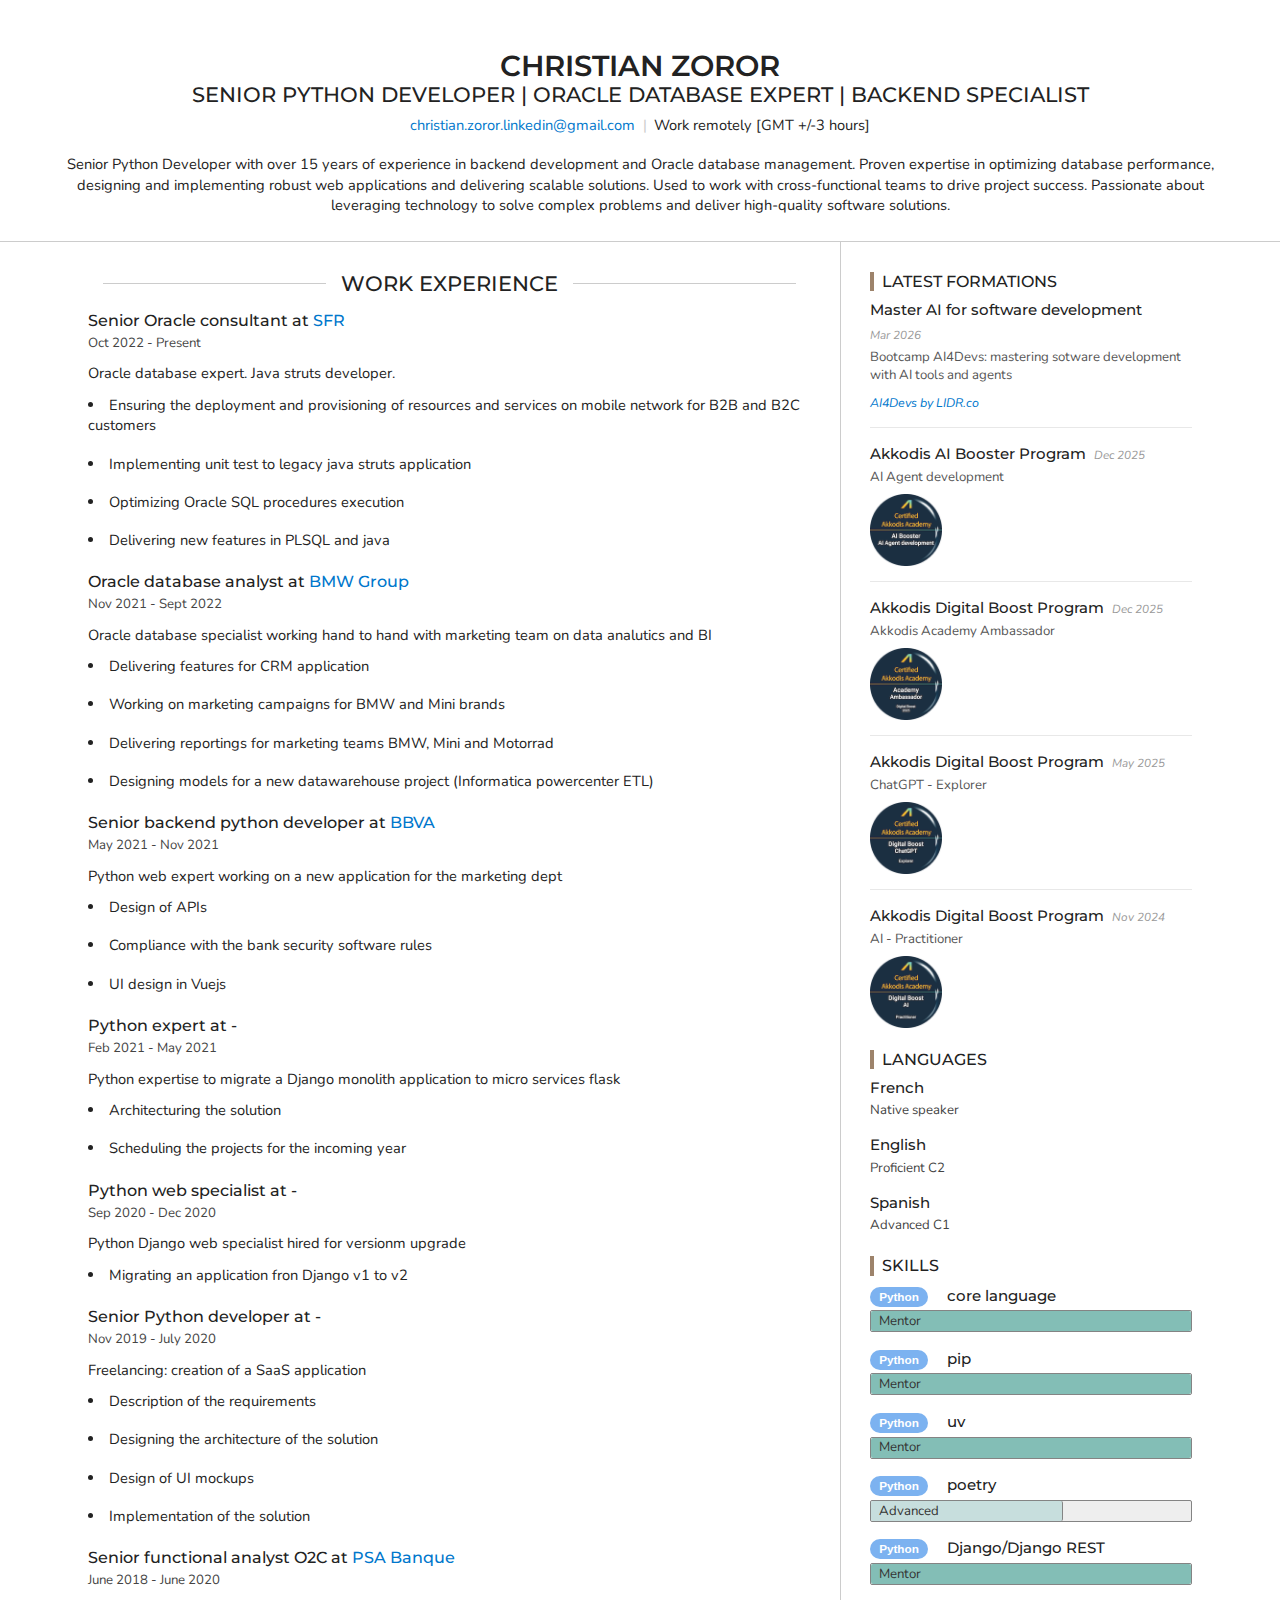
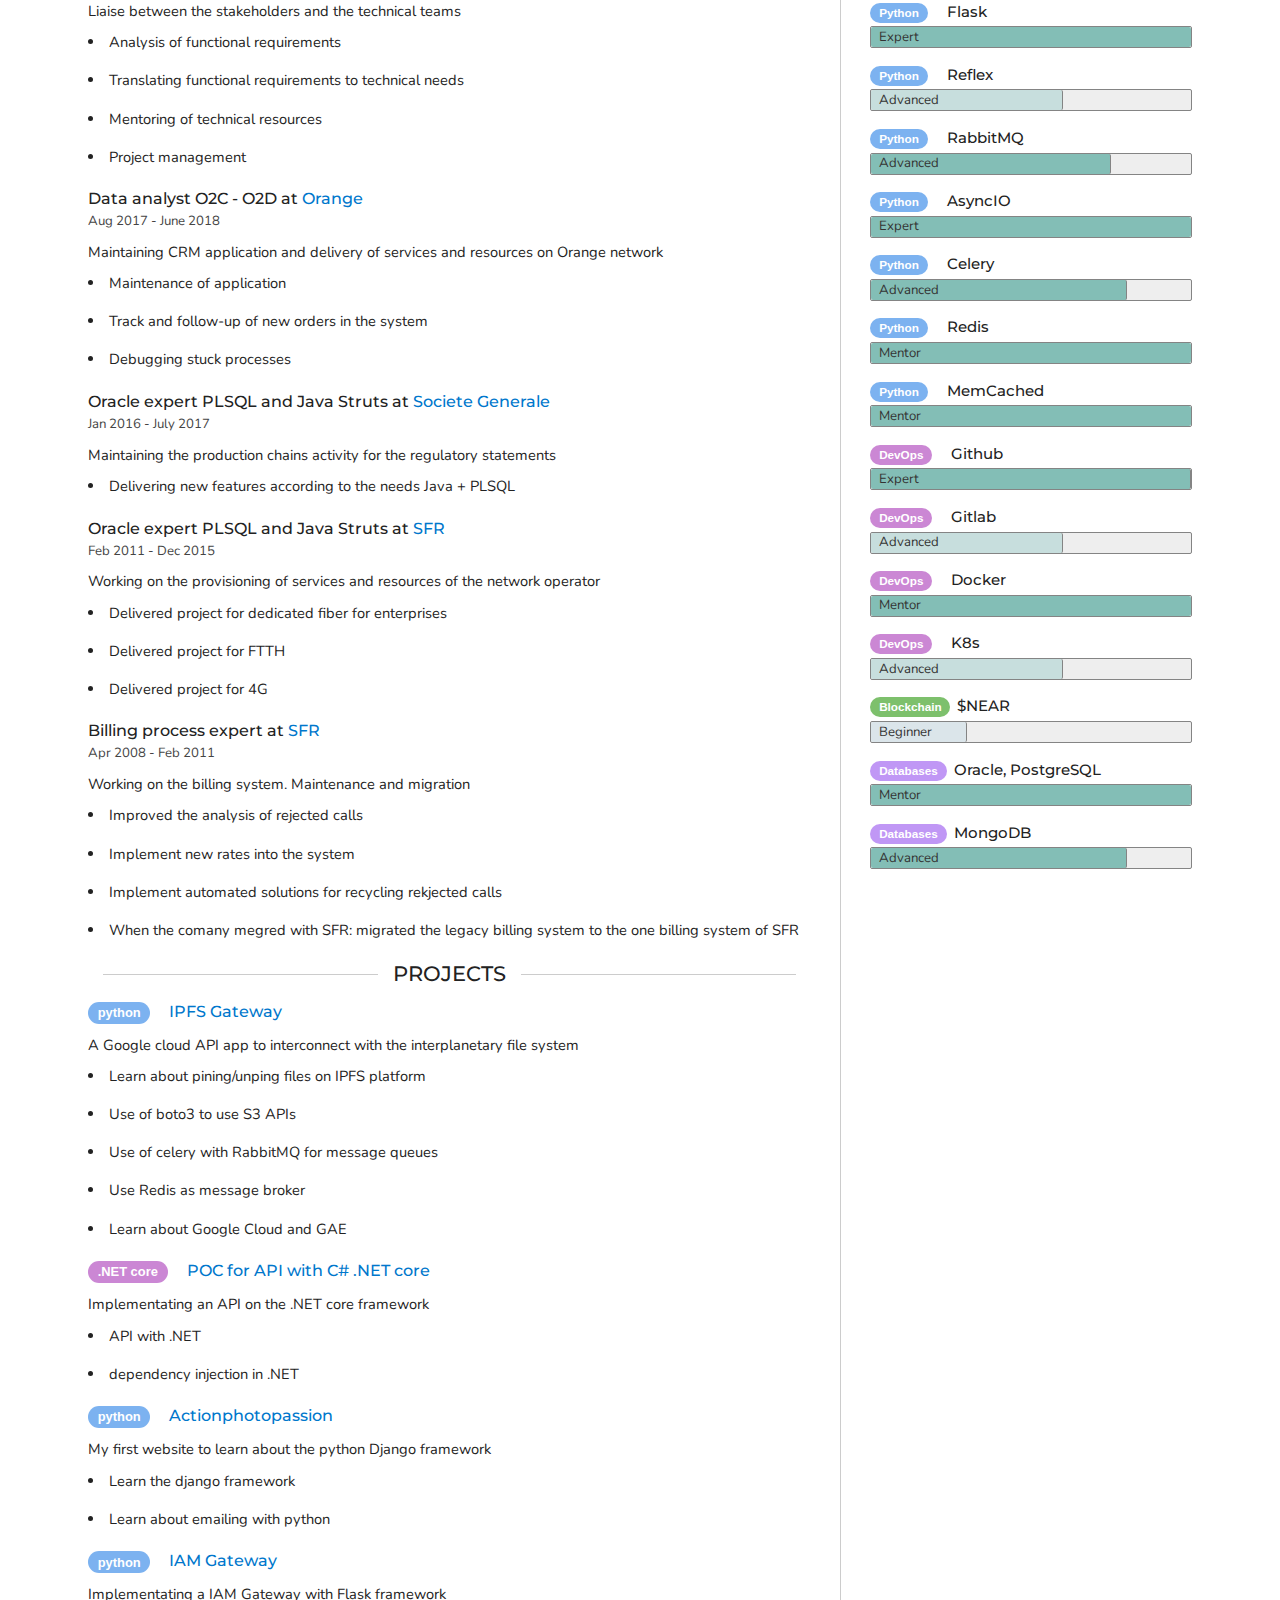
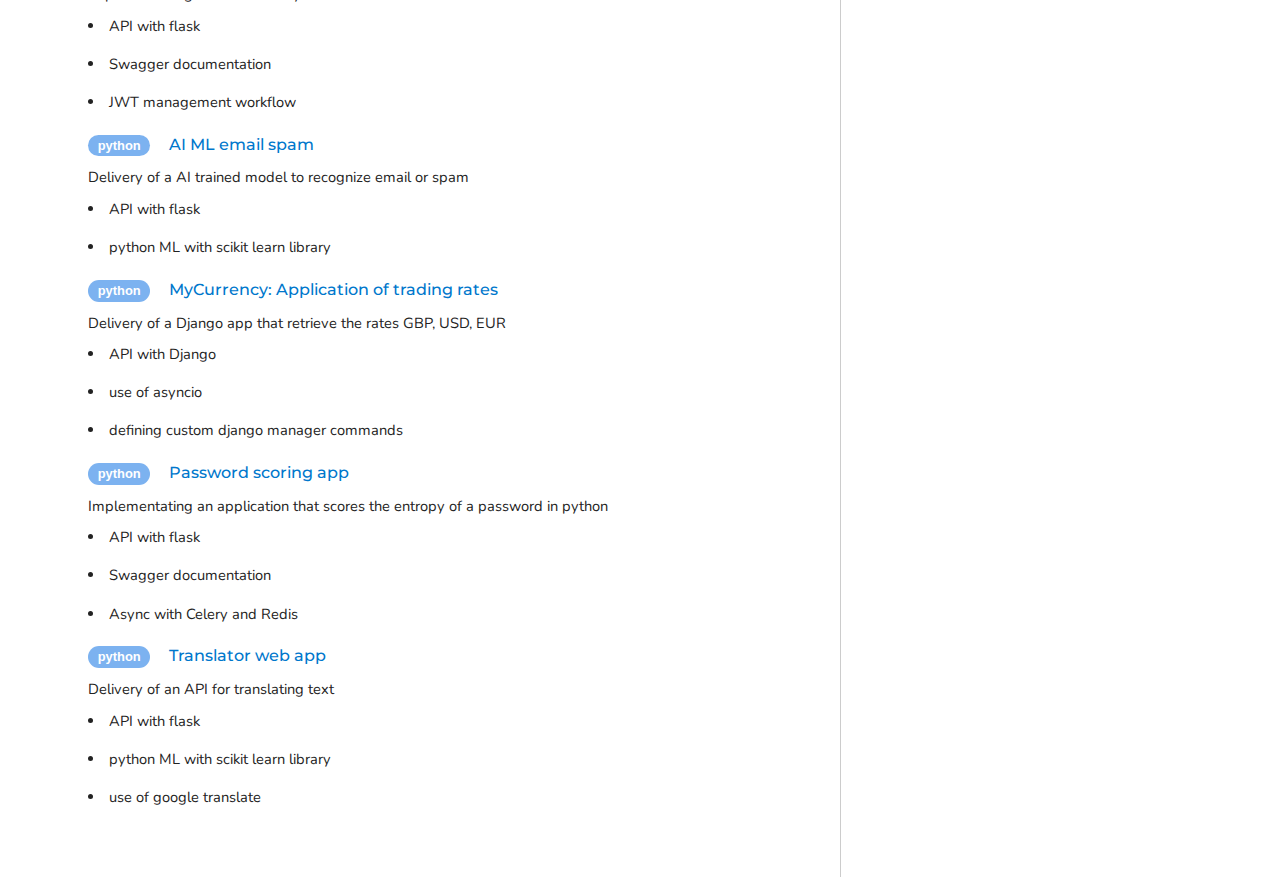
<file: resume.html>
<!DOCTYPE html>
<html lang="en">
  <head>
    <meta charset="utf-8">
    <meta name="viewport" content="width=device-width, initial-scale=1">

    <!-- Site Info -->
    <title>Christian Zoror - Resume</title>
    <meta name="description" content="Christian Zoror - Graduated as a software developer in the early 2000. Specialized into database and backend software development fields. Passionate of photography.">
    <meta name="author" content="Christian Zoror">

    <!-- Open Graph Tags: The title of the page for social media sharing. It can match the title tag or be more descriptive. -->
    <meta property="og:title" content="Christian Zoror">

    <!-- Open Graph Tags: Typically set to "website" for static sites or "article" for content-heavy pages. -->
    <meta property="og:type" content="website">

    <!-- Open Graph Tags: The URL of the page, used to ensure link previews resolve to the correct page. -->
    <meta property="og:url" content="https://christian-zoror.com/resume.html">

    <!-- Open Graph Tags: URL of an image that represents the page. Useful for link previews. -->
    <meta property="og:image" content="https://christian-zoror.com/portfolio_media/profile.png">

    <!-- Open Graph Tags: Provides an alternative text for the image to improve accessibility. -->
    <meta property="og:image:alt" content="Christian Zoror Profile Image">

    <!-- Preconnect for Google Fonts -->
    <link rel="preconnect" href="https://fonts.googleapis.com">
    <link rel="preconnect" href="https://fonts.gstatic.com" crossorigin>

    <!-- Custom Font -->
    <link href="https://fonts.googleapis.com/css2?family=Montserrat:ital,wght@0,100..900;1,100..900&family=Nunito:ital,wght@0,200..1000;1,200..1000&display=swap"
          rel="stylesheet">

    <!-- Stylesheet -->
    <link rel="stylesheet" href="css/modern_normalize.css" />
    <link rel="stylesheet" href="css/html5bp.css">
    <link rel="stylesheet" href="css/main.css">
    <link rel="stylesheet" href="css/resume.css">

    <!-- Set a theme color that matches your website's primary color -->
    <meta name="theme-color" content="#fafafa">

    <!-- Favicon for all browsers -->
    <link rel="icon" href="/favicon.ico" sizes="any">
    <link rel="icon" href="/icon.svg" type="image/svg+xml">

    <!-- Apple touch icon for iOS devices -->
    <link rel="apple-touch-icon" sizes="180x180" href="/icon.png">

    <!-- Web app manifest for Progressive Web Apps -->
    <link rel="manifest" href="/site.webmanifest">

    <!-- Content Security Policy: Uncomment to enhance security by restricting where content can be loaded from (useful for preventing certain attacks like XSS). Update if adding external sources (e.g., Google Fonts, Bootstrap CDN, analytics, etc). -->
    <!-- <meta http-equiv="Content-Security-Policy" content=" default-src 'self'; script-src 'self' code.jquery.com; style-src 'self' fonts.googleapis.com; font-src fonts.gstatic.com; img-src 'self' images.examplecdn.com; "> -->
  </head>

  <body>
    <header class="page-header">
      <div class="container">
        <div class="header-top flex-responsive">
          <div class="header-info">
            <h1>Christian Zoror</h1>
            <h2>Senior Python Developer | Oracle Database Expert | Backend Specialist</h2>
            
              <address>
                <ul class="inline-list flex-responsive">
                  
                    <li>
                      <a href="mailto:christian.zoror.linkedin@gmail.com">christian.zoror.linkedin@gmail.com</a>
                    </li>
                  
                  
                  <li>Work remotely [GMT +/-3 hours]</li>
                </ul>
              </address>
            
            <p class="header-summary">Senior Python Developer with over 15 years of experience in backend development and Oracle database management. Proven expertise in optimizing database performance, designing and implementing robust web applications and delivering scalable solutions. Used to work with cross-functional teams to drive project success. Passionate about leveraging technology to solve complex problems and deliver high-quality software solutions.</p>
          </div>
        </div>
      </div>
    </header>

    <div class="page-content">
      <div class="container">
        <main>
          
            <section>
              <h2 class="section-heading">Work Experience</h2>
              
                <section>
                  <h3>
                    
                      Senior Oracle consultant at <a href="https://www.sfr.fr/">SFR</a>
                    
                  </h3>
                  
                    <p class="section-label">Oct 2022 - Present</p>
                  
                  <p>Oracle database expert. Java struts developer.</p>
                  
                    <ul>
                      <li>Ensuring the deployment and provisioning of resources and services on mobile network for B2B and B2C customers</li><li>Implementing unit test to legacy java struts application</li><li>Optimizing Oracle SQL procedures execution</li><li>Delivering new features in PLSQL and java</li>
                    </ul>
                  
                </section>
              
                <section>
                  <h3>
                    
                      Oracle database analyst at <a href="https://bmw.es">BMW Group</a>
                    
                  </h3>
                  
                    <p class="section-label">Nov 2021 - Sept 2022</p>
                  
                  <p>Oracle database specialist working hand to hand with marketing team on data analutics and BI</p>
                  
                    <ul>
                      <li>Delivering features for CRM application</li><li>Working on marketing campaigns for BMW and Mini brands</li><li>Delivering reportings for marketing teams BMW, Mini and Motorrad</li><li>Designing models for a new datawarehouse project (Informatica powercenter ETL)</li>
                    </ul>
                  
                </section>
              
                <section>
                  <h3>
                    
                      Senior backend python developer at <a href="https://bva.es">BBVA</a>
                    
                  </h3>
                  
                    <p class="section-label">May 2021 - Nov 2021</p>
                  
                  <p>Python web expert working on a new application for the marketing dept</p>
                  
                    <ul>
                      <li>Design of APIs</li><li>Compliance with the bank security software rules </li><li>UI design in Vuejs</li>
                    </ul>
                  
                </section>
              
                <section>
                  <h3>
                    
                      Python expert at -
                    
                  </h3>
                  
                    <p class="section-label">Feb 2021 - May 2021</p>
                  
                  <p>Python expertise to migrate a Django monolith application to micro services flask</p>
                  
                    <ul>
                      <li>Architecturing the solution</li><li>Scheduling the projects for the incoming year</li>
                    </ul>
                  
                </section>
              
                <section>
                  <h3>
                    
                      Python web specialist at -
                    
                  </h3>
                  
                    <p class="section-label">Sep 2020 - Dec 2020</p>
                  
                  <p>Python Django web specialist hired for versionm upgrade</p>
                  
                    <ul>
                      <li>Migrating an application fron Django v1 to v2</li>
                    </ul>
                  
                </section>
              
                <section>
                  <h3>
                    
                      Senior Python developer at -
                    
                  </h3>
                  
                    <p class="section-label">Nov 2019 - July 2020</p>
                  
                  <p>Freelancing: creation of a SaaS application</p>
                  
                    <ul>
                      <li>Description of the requirements</li><li>Designing the architecture of the solution</li><li>Design of UI mockups</li><li>Implementation of the solution</li>
                    </ul>
                  
                </section>
              
                <section>
                  <h3>
                    
                      Senior functional analyst O2C at <a href="https://www.stellantisfinancialservices.es/bienvenido.html">PSA Banque</a>
                    
                  </h3>
                  
                    <p class="section-label">June 2018 - June 2020</p>
                  
                  <p>Liaise between the stakeholders and the technical teams</p>
                  
                    <ul>
                      <li>Analysis of functional requirements</li><li>Translating functional requirements to technical needs</li><li>Mentoring of technical resources</li><li>Project management</li>
                    </ul>
                  
                </section>
              
                <section>
                  <h3>
                    
                      Data analyst O2C - O2D at <a href="https://orange.fr">Orange</a>
                    
                  </h3>
                  
                    <p class="section-label">Aug 2017 - June 2018</p>
                  
                  <p>Maintaining CRM application and delivery of services and resources on Orange network</p>
                  
                    <ul>
                      <li>Maintenance of application</li><li>Track and follow-up of new orders in the system</li><li>Debugging stuck processes</li>
                    </ul>
                  
                </section>
              
                <section>
                  <h3>
                    
                      Oracle expert PLSQL and Java Struts at <a href="https://www.societegenerale.fr">Societe Generale</a>
                    
                  </h3>
                  
                    <p class="section-label">Jan 2016 - July 2017</p>
                  
                  <p>Maintaining the production chains activity for the regulatory statements</p>
                  
                    <ul>
                      <li>Delivering new features according to the needs Java + PLSQL</li>
                    </ul>
                  
                </section>
              
                <section>
                  <h3>
                    
                      Oracle expert PLSQL and Java Struts at <a href="https://www.sfr.fr/">SFR</a>
                    
                  </h3>
                  
                    <p class="section-label">Feb 2011 - Dec 2015</p>
                  
                  <p>Working on the provisioning of services and resources of the network operator</p>
                  
                    <ul>
                      <li>Delivered project for dedicated fiber for enterprises</li><li>Delivered project for FTTH</li><li>Delivered project for 4G</li>
                    </ul>
                  
                </section>
              
                <section>
                  <h3>
                    
                      Billing process expert at <a href="https://www.sfr.fr/">SFR</a>
                    
                  </h3>
                  
                    <p class="section-label">Apr 2008 - Feb 2011</p>
                  
                  <p>Working on the billing system. Maintenance and migration</p>
                  
                    <ul>
                      <li>Improved the analysis of rejected calls</li><li>Implement new rates into the system</li><li>Implement automated solutions for recycling rekjected calls</li><li>When the comany megred with SFR: migrated the legacy billing system to the one billing system of SFR</li>
                    </ul>
                  
                </section>
              
            </section>
          

          
            <section>
              <h2 class="section-heading">Projects</h2>
              
                <section>
                  <h3>
                    
                      
                      <span class="pill pill-blue">python</span>
                      
                      <a href="https://github.com/mentally-gamez-soft/ipfs-gateway">IPFS Gateway</a>
                    
                  </h3>
                  <p>A Google cloud API app to interconnect with the interplanetary file system</p>
                  
                    <ul>
                      <li>Learn about pining/unping files on IPFS platform</li><li>Use of boto3 to use S3 APIs</li><li>Use of celery with RabbitMQ for message queues</li><li>Use Redis as message broker</li><li>Learn about Google Cloud and GAE</li>
                    </ul>
                  
                </section>
              
                <section>
                  <h3>
                    
                      
                      <span class="pill pill-pink-muted">.NET core</span>
                      
                      <a href="https://github.com/mentally-gamez-soft/POC-dotnet-api">POC for API with C# .NET core</a>
                    
                  </h3>
                  <p>Implementating an API on the .NET core framework</p>
                  
                    <ul>
                      <li>API with .NET</li><li>dependency injection in .NET</li>
                    </ul>
                  
                </section>
              
                <section>
                  <h3>
                    
                      
                      <span class="pill pill-blue">python</span>
                      
                      <a href="https://actionphotopassion.com">Actionphotopassion</a>
                    
                  </h3>
                  <p>My first website to learn about the python Django framework</p>
                  
                    <ul>
                      <li>Learn the django framework</li><li>Learn about emailing with python</li>
                    </ul>
                  
                </section>
              
                <section>
                  <h3>
                    
                      
                      <span class="pill pill-blue">python</span>
                      
                      <a href="https://github.com/mentally-gamez-soft/IAM-gateway">IAM Gateway</a>
                    
                  </h3>
                  <p>Implementating a IAM Gateway with Flask framework</p>
                  
                    <ul>
                      <li>API with flask</li><li>Swagger documentation</li><li>JWT management workflow</li>
                    </ul>
                  
                </section>
              
                <section>
                  <h3>
                    
                      
                      <span class="pill pill-blue">python</span>
                      
                      <a href="https://github.com/mentally-gamez-soft/email-spam-machine-learning">AI ML email spam</a>
                    
                  </h3>
                  <p>Delivery of a AI trained model to recognize email or spam</p>
                  
                    <ul>
                      <li>API with flask</li><li>python ML with scikit learn library</li>
                    </ul>
                  
                </section>
              
                <section>
                  <h3>
                    
                      
                      <span class="pill pill-blue">python</span>
                      
                      <a href="https://github.com/mentally-gamez-soft/MyCurrency">MyCurrency: Application of trading rates</a>
                    
                  </h3>
                  <p>Delivery of a Django app that retrieve the rates GBP, USD, EUR</p>
                  
                    <ul>
                      <li>API with Django</li><li>use of asyncio</li><li>defining custom django manager commands</li>
                    </ul>
                  
                </section>
              
                <section>
                  <h3>
                    
                      
                      <span class="pill pill-blue">python</span>
                      
                      <a href="https://github.com/mentally-gamez-soft/ws-password-validator">Password scoring app</a>
                    
                  </h3>
                  <p>Implementating an application that scores the entropy of a password in python</p>
                  
                    <ul>
                      <li>API with flask</li><li>Swagger documentation</li><li>Async with Celery and Redis</li>
                    </ul>
                  
                </section>
              
                <section>
                  <h3>
                    
                      
                      <span class="pill pill-blue">python</span>
                      
                      <a href="https://github.com/mentally-gamez-soft/ws-translator">Translator web app</a>
                    
                  </h3>
                  <p>Delivery of an API for translating text</p>
                  
                    <ul>
                      <li>API with flask</li><li>python ML with scikit learn library</li><li>use of google translate</li>
                    </ul>
                  
                </section>
              
            </section>
          
        </main>

        <!-- Sidebar Section -->
        <aside>
          
            <section>
              <h2 class="section-heading">Latest Formations</h2>
              <ul class="unstyled-list formation-list">
                
                  <li class="formation-item">
                    <div class="formation-header">
                      <h3 class="formation-title">Master AI for software development</h3>
                      <span class="formation-date">Mar 2026</span>
                    </div>
                    <p class="formation-description">Bootcamp AI4Devs: mastering sotware development with AI tools and agents</p>
                    
                      <a href="https://www.lidr.co/ia-devs/" class="formation-text-link" target="_blank" rel="noopener noreferrer">AI4Devs by LIDR.co</a>
                    
                  </li>
                
                  <li class="formation-item">
                    <div class="formation-header">
                      <h3 class="formation-title">Akkodis AI Booster Program</h3>
                      <span class="formation-date">Dec 2025</span>
                    </div>
                    <p class="formation-description">AI Agent development</p>
                    
                      <a href="https://www.credly.com/badges/35407ee9-4c2c-4e37-8912-867c626a1401/public_url" class="formation-badge-link" target="_blank" rel="noopener noreferrer">
                        <img src="portfolio_media/ai-booster-ai-agent-development.png" alt="Akkodis AI Booster Program" class="formation-badge" />
                      </a>
                    
                  </li>
                
                  <li class="formation-item">
                    <div class="formation-header">
                      <h3 class="formation-title">Akkodis Digital Boost Program</h3>
                      <span class="formation-date">Dec 2025</span>
                    </div>
                    <p class="formation-description">Akkodis Academy Ambassador</p>
                    
                      <a href="https://www.credly.com/badges/30166661-e525-423c-b305-317818fcd2ea/public_url" class="formation-badge-link" target="_blank" rel="noopener noreferrer">
                        <img src="portfolio_media/akkodis-academy-ambassador-digital-boost-2025.png" alt="Akkodis Digital Boost Program" class="formation-badge" />
                      </a>
                    
                  </li>
                
                  <li class="formation-item">
                    <div class="formation-header">
                      <h3 class="formation-title">Akkodis Digital Boost Program</h3>
                      <span class="formation-date">May 2025</span>
                    </div>
                    <p class="formation-description">ChatGPT - Explorer</p>
                    
                      <a href="https://www.credly.com/badges/c1318c80-80f9-4a7f-8582-0358a761a034/public_url" class="formation-badge-link" target="_blank" rel="noopener noreferrer">
                        <img src="portfolio_media/digital-boost-chatgpt-explorer.png" alt="Akkodis Digital Boost Program" class="formation-badge" />
                      </a>
                    
                  </li>
                
                  <li class="formation-item">
                    <div class="formation-header">
                      <h3 class="formation-title">Akkodis Digital Boost Program</h3>
                      <span class="formation-date">Nov 2024</span>
                    </div>
                    <p class="formation-description">AI - Practitioner</p>
                    
                      <a href="https://www.credly.com/badges/c7c4f587-c49e-423f-b73b-f12a476fbfeb/public_url" class="formation-badge-link" target="_blank" rel="noopener noreferrer">
                        <img src="portfolio_media/digital-boost-ai-practitioner.png" alt="Akkodis Digital Boost Program" class="formation-badge" />
                      </a>
                    
                  </li>
                
              </ul>
            </section>
          

          
            <section>
              <h2 class="section-heading">Languages</h2>
              <ul class="unstyled-list">
                
                  <li>
                    <h3>French</h3>
                    <p class="section-label">Native speaker</p>
                  </li>
                
                  <li>
                    <h3>English</h3>
                    <p class="section-label">Proficient C2</p>
                  </li>
                
                  <li>
                    <h3>Spanish</h3>
                    <p class="section-label">Advanced C1</p>
                  </li>
                
              </ul>
            </section>
          

          
            <section>
              <h2 class="section-heading">Skills</h2>
              <ul class="unstyled-list">
                
                  <li>
                    <h3>
                      
                      <span class="pill pill-blue">Python</span>
                      
                      core language</h3>
                    <div class="skill-bar">
                      
                      <div class="skill-bar-fill-full w-100"
                      role="meter"
                           aria-valuenow="100"
                           aria-valuemin="0"
                           aria-valuemax="100">
                      
                        <span class="skill-bar-label">Mentor</span>
                      </div>
                    </div>
                  </li>
                
                  <li>
                    <h3>
                      
                      <span class="pill pill-blue">Python</span>
                      
                      pip</h3>
                    <div class="skill-bar">
                      
                      <div class="skill-bar-fill-full w-100"
                      role="meter"
                           aria-valuenow="100"
                           aria-valuemin="0"
                           aria-valuemax="100">
                      
                        <span class="skill-bar-label">Mentor</span>
                      </div>
                    </div>
                  </li>
                
                  <li>
                    <h3>
                      
                      <span class="pill pill-blue">Python</span>
                      
                      uv</h3>
                    <div class="skill-bar">
                      
                      <div class="skill-bar-fill-full w-100"
                      role="meter"
                           aria-valuenow="100"
                           aria-valuemin="0"
                           aria-valuemax="100">
                      
                        <span class="skill-bar-label">Mentor</span>
                      </div>
                    </div>
                  </li>
                
                  <li>
                    <h3>
                      
                      <span class="pill pill-blue">Python</span>
                      
                      poetry</h3>
                    <div class="skill-bar">
                      
                      <div class="skill-bar-fill-two-thirds w-60"
                      role="meter"
                           aria-valuenow="60"
                           aria-valuemin="0"
                           aria-valuemax="100">
                      
                        <span class="skill-bar-label">Advanced</span>
                      </div>
                    </div>
                  </li>
                
                  <li>
                    <h3>
                      
                      <span class="pill pill-blue">Python</span>
                      
                      Django/Django REST</h3>
                    <div class="skill-bar">
                      
                      <div class="skill-bar-fill-full w-100"
                      role="meter"
                           aria-valuenow="100"
                           aria-valuemin="0"
                           aria-valuemax="100">
                      
                        <span class="skill-bar-label">Mentor</span>
                      </div>
                    </div>
                  </li>
                
                  <li>
                    <h3>
                      
                      <span class="pill pill-blue">Python</span>
                      
                      Flask</h3>
                    <div class="skill-bar">
                      
                      <div class="skill-bar-fill-full w-100"
                      role="meter"
                           aria-valuenow="100"
                           aria-valuemin="0"
                           aria-valuemax="100">
                      
                        <span class="skill-bar-label">Expert</span>
                      </div>
                    </div>
                  </li>
                
                  <li>
                    <h3>
                      
                      <span class="pill pill-blue">Python</span>
                      
                      Reflex</h3>
                    <div class="skill-bar">
                      
                      <div class="skill-bar-fill-two-thirds w-60"
                      role="meter"
                           aria-valuenow="60"
                           aria-valuemin="0"
                           aria-valuemax="100">
                      
                        <span class="skill-bar-label">Advanced</span>
                      </div>
                    </div>
                  </li>
                
                  <li>
                    <h3>
                      
                      <span class="pill pill-blue">Python</span>
                      
                      RabbitMQ</h3>
                    <div class="skill-bar">
                      
                      <div class="skill-bar-fill-full w-75"
                      role="meter"
                           aria-valuenow="75"
                           aria-valuemin="0"
                           aria-valuemax="100">
                      
                        <span class="skill-bar-label">Advanced</span>
                      </div>
                    </div>
                  </li>
                
                  <li>
                    <h3>
                      
                      <span class="pill pill-blue">Python</span>
                      
                      AsyncIO</h3>
                    <div class="skill-bar">
                      
                      <div class="skill-bar-fill-full w-100"
                      role="meter"
                           aria-valuenow="100"
                           aria-valuemin="0"
                           aria-valuemax="100">
                      
                        <span class="skill-bar-label">Expert</span>
                      </div>
                    </div>
                  </li>
                
                  <li>
                    <h3>
                      
                      <span class="pill pill-blue">Python</span>
                      
                      Celery</h3>
                    <div class="skill-bar">
                      
                      <div class="skill-bar-fill-full w-80"
                      role="meter"
                           aria-valuenow="80"
                           aria-valuemin="0"
                           aria-valuemax="100">
                      
                        <span class="skill-bar-label">Advanced</span>
                      </div>
                    </div>
                  </li>
                
                  <li>
                    <h3>
                      
                      <span class="pill pill-blue">Python</span>
                      
                      Redis</h3>
                    <div class="skill-bar">
                      
                      <div class="skill-bar-fill-full w-100"
                      role="meter"
                           aria-valuenow="100"
                           aria-valuemin="0"
                           aria-valuemax="100">
                      
                        <span class="skill-bar-label">Mentor</span>
                      </div>
                    </div>
                  </li>
                
                  <li>
                    <h3>
                      
                      <span class="pill pill-blue">Python</span>
                      
                      MemCached</h3>
                    <div class="skill-bar">
                      
                      <div class="skill-bar-fill-full w-100"
                      role="meter"
                           aria-valuenow="100"
                           aria-valuemin="0"
                           aria-valuemax="100">
                      
                        <span class="skill-bar-label">Mentor</span>
                      </div>
                    </div>
                  </li>
                
                  <li>
                    <h3>
                      
                      <span class="pill pill-pink-muted">DevOps</span>
                      
                      Github</h3>
                    <div class="skill-bar">
                      
                      <div class="skill-bar-fill-full w-85"
                      role="meter"
                           aria-valuenow="85"
                           aria-valuemin="0"
                           aria-valuemax="100">
                      
                        <span class="skill-bar-label">Expert</span>
                      </div>
                    </div>
                  </li>
                
                  <li>
                    <h3>
                      
                      <span class="pill pill-pink-muted">DevOps</span>
                      
                      Gitlab</h3>
                    <div class="skill-bar">
                      
                      <div class="skill-bar-fill-two-thirds w-60"
                      role="meter"
                           aria-valuenow="60"
                           aria-valuemin="0"
                           aria-valuemax="100">
                      
                        <span class="skill-bar-label">Advanced</span>
                      </div>
                    </div>
                  </li>
                
                  <li>
                    <h3>
                      
                      <span class="pill pill-pink-muted">DevOps</span>
                      
                      Docker</h3>
                    <div class="skill-bar">
                      
                      <div class="skill-bar-fill-full w-100"
                      role="meter"
                           aria-valuenow="100"
                           aria-valuemin="0"
                           aria-valuemax="100">
                      
                        <span class="skill-bar-label">Mentor</span>
                      </div>
                    </div>
                  </li>
                
                  <li>
                    <h3>
                      
                      <span class="pill pill-pink-muted">DevOps</span>
                      
                      K8s</h3>
                    <div class="skill-bar">
                      
                      <div class="skill-bar-fill-two-thirds w-60"
                      role="meter"
                           aria-valuenow="60"
                           aria-valuemin="0"
                           aria-valuemax="100">
                      
                        <span class="skill-bar-label">Advanced</span>
                      </div>
                    </div>
                  </li>
                
                  <li>
                    <h3>
                      
                      <span class="pill pill-green">Blockchain</span>
                      
                      $NEAR</h3>
                    <div class="skill-bar">
                      
                      <div class="skill-bar-fill-one-third w-30"
                      role="meter"
                           aria-valuenow="30"
                           aria-valuemin="0"
                           aria-valuemax="100">
                      
                        <span class="skill-bar-label">Beginner</span>
                      </div>
                    </div>
                  </li>
                
                  <li>
                    <h3>
                      
                      <span class="pill pill-purple">Databases</span>
                     
                      Oracle, PostgreSQL</h3>
                    <div class="skill-bar">
                      
                      <div class="skill-bar-fill-full w-100"
                      role="meter"
                           aria-valuenow="100"
                           aria-valuemin="0"
                           aria-valuemax="100">
                      
                        <span class="skill-bar-label">Mentor</span>
                      </div>
                    </div>
                  </li>
                
                  <li>
                    <h3>
                      
                      <span class="pill pill-purple">Databases</span>
                     
                      MongoDB</h3>
                    <div class="skill-bar">
                      
                      <div class="skill-bar-fill-full w-80"
                      role="meter"
                           aria-valuenow="80"
                           aria-valuemin="0"
                           aria-valuemax="100">
                      
                        <span class="skill-bar-label">Advanced</span>
                      </div>
                    </div>
                  </li>
                
              </ul>
            </section>
          

          
        </aside>
      </div>
    </div>
  </body>
</html>
</file>
<file: css/html5bp.css>
/*! HTML5 Boilerplate v9.0.1 | MIT License | https://html5boilerplate.com/ */

/* main.css 3.0.0 | MIT License | https://github.com/h5bp/main.css#readme */
/*
 * What follows is the result of much research on cross-browser styling.
 * Credit left inline and big thanks to Nicolas Gallagher, Jonathan Neal,
 * Kroc Camen, and the H5BP dev community and team.
 */

/* ==========================================================================
   Base styles: opinionated defaults
   ========================================================================== */

html {
  color: #222;
  font-size: 1em;
  line-height: 1.4;
}

/*
 * Remove text-shadow in selection highlight:
 * https://twitter.com/miketaylr/status/12228805301
 *
 * Customize the background color to match your design.
 */

::-moz-selection {
  background: #b3d4fc;
  text-shadow: none;
}

::selection {
  background: #b3d4fc;
  text-shadow: none;
}

/*
 * A better looking default horizontal rule
 */

hr {
  display: block;
  height: 1px;
  border: 0;
  border-top: 1px solid #ccc;
  margin: 1em 0;
  padding: 0;
}

/*
 * Remove the gap between audio, canvas, iframes,
 * images, videos and the bottom of their containers:
 * https://github.com/h5bp/html5-boilerplate/issues/440
 */

audio,
canvas,
iframe,
img,
svg,
video {
  vertical-align: middle;
}

/*
 * Remove default fieldset styles.
 */

fieldset {
  border: 0;
  margin: 0;
  padding: 0;
}

/*
 * Allow only vertical resizing of textareas.
 */

textarea {
  resize: vertical;
}

/* ==========================================================================
   Author's custom styles
   ========================================================================== */

/* ==========================================================================
   Helper classes
   ========================================================================== */

/*
 * Hide visually and from screen readers
 */

.hidden,
[hidden] {
  display: none !important;
}

/*
 * Hide only visually, but have it available for screen readers:
 * https://snook.ca/archives/html_and_css/hiding-content-for-accessibility
 *
 * 1. For long content, line feeds are not interpreted as spaces and small width
 *    causes content to wrap 1 word per line:
 *    https://medium.com/@jessebeach/beware-smushed-off-screen-accessible-text-5952a4c2cbfe
 */

.visually-hidden {
  border: 0;
  clip: rect(0, 0, 0, 0);
  height: 1px;
  margin: -1px;
  overflow: hidden;
  padding: 0;
  position: absolute;
  white-space: nowrap;
  width: 1px;
  /* 1 */
}

/*
 * Extends the .visually-hidden class to allow the element
 * to be focusable when navigated to via the keyboard:
 * https://www.drupal.org/node/897638
 */

.visually-hidden.focusable:active,
.visually-hidden.focusable:focus {
  clip: auto;
  height: auto;
  margin: 0;
  overflow: visible;
  position: static;
  white-space: inherit;
  width: auto;
}

/*
 * Hide visually and from screen readers, but maintain layout
 */

.invisible {
  visibility: hidden;
}

/*
 * Clearfix: contain floats
 *
 * The use of `table` rather than `block` is only necessary if using
 * `::before` to contain the top-margins of child elements.
 */

.clearfix::before,
.clearfix::after {
  content: "";
  display: table;
}

.clearfix::after {
  clear: both;
}

/* ==========================================================================
   EXAMPLE Media Queries for Responsive Design.
   These examples override the primary ('mobile first') styles.
   Modify as content requires.
   ========================================================================== */

@media only screen and (min-width: 35em) {
  /* Style adjustments for viewports that meet the condition */
}

@media print,
  (-webkit-min-device-pixel-ratio: 1.25),
  (min-resolution: 1.25dppx),
  (min-resolution: 120dpi) {
  /* Style adjustments for high resolution devices */
}

/* ==========================================================================
   Print styles.
   Inlined to avoid the additional HTTP request:
   https://www.phpied.com/delay-loading-your-print-css/
   ========================================================================== */

@media print {
  *,
  *::before,
  *::after {
    background: #fff !important;
    color: #000 !important;
    /* Black prints faster */
    box-shadow: none !important;
    text-shadow: none !important;
  }

  a,
  a:visited {
    text-decoration: underline;
  }

  a[href]::after {
    content: " (" attr(href) ")";
  }

  abbr[title]::after {
    content: " (" attr(title) ")";
  }

  /*
   * Don't show links that are fragment identifiers,
   * or use the `javascript:` pseudo protocol
   */
  a[href^="#"]::after,
  a[href^="javascript:"]::after {
    content: "";
  }

  pre {
    white-space: pre-wrap !important;
  }

  pre,
  blockquote {
    border: 1px solid #999;
    page-break-inside: avoid;
  }

  tr,
  img {
    page-break-inside: avoid;
  }

  p,
  h2,
  h3 {
    orphans: 3;
    widows: 3;
  }

  h2,
  h3 {
    page-break-after: avoid;
  }
}
</file>
<file: css/main.css>
:root {
  --link-color: #0077cc;
  --link-color-hover: #00487c;
  --header-footer-bg-color: #f0f0f0;
  --aside-accent-color: #9d836b;
  --skill-bar-fill-color: #f3e4c6;
  --skill-bar-fill-color-full:#83beb6;
  --skill-bar-fill-color-two-thirds: #c7dedd;
  --skill-bar-fill-color-one-third:#dbe5ea;
  --blockquote-bg-color: #f7fafc;
  --blockquote-accent-color: #4a5568;
  --blockquote-text-color: #4a5568;
  --spacing-inline: 0.5rem;
}

.pill {
  display: inline-block;
  padding: 0.25em 0.75em;
  font-family: sans-serif;
  font-size: 0.8em;
  font-weight: bold;
  color: #fff;
  border-radius: 9999px; /* A very large value to ensure a pill shape */
}

.pill-blue {
  margin-right: 15px;
  background-color: #7cb2f0; 
}
.pill-pink {
  margin-right: 15px;
  background-color: #df50f1;
}
.pill-pink-muted {
  margin-right: 15px;
  background-color: #cb87d4;
}
.pill-green {
  margin-right: 3px;
  background-color: #7dc06c;
}
.pill-yellow {
  margin-right: 3px;
  background-color: #f9c74f;
}
.pill-orange {
  margin-right: 3px;
  background-color: #f7aa6c;
}
.pill-fuschia {
  margin-right: 3px;
  background-color: #c27890;
}
.pill-teal {
  margin-right: 3px;
  background-color:#82d6c1;
}
.pill-dark-blue {
  margin-right: 3px;
  background-color: #6189df;
}
.pill-beige {
  margin-right: 3px;
  background-color: #c4b498;
}
.pill-purple {
  margin-right: 3px;
  background-color: #c097f5; 
}

/* Base Styles */
body {
  font-family: "Nunito", "Segoe UI", "Helvetica Neue", Helvetica, Arial,
    sans-serif;
  font-weight: 400;
  display: grid;
  grid-template-rows: auto 1fr auto;
  min-height: 100vh;
}

h1,
h2,
h3,
h4,
h5,
h6 {
  margin: 0;
  font-family: "Montserrat", "Segoe UI", "Helvetica Neue", Helvetica, Arial,
    sans-serif;
  font-weight: 400;
  line-height: 1.2;
}

h1 {
  font-size: 2rem;
  font-weight: 600;
  text-transform: uppercase;
}

h2 {
  font-size: 1.4rem;
  font-weight: 500;
  text-transform: uppercase;
}

h3 {
  font-size: 1.1rem;
  font-weight: 500;
}

h4 {
  font-size: 1rem;
  font-weight: 500;
}

h5 {
  font-size: 1rem;
  font-weight: 500;
}

h6 {
  font-size: 1rem;
  font-weight: 500;
}

p {
  margin: 0.75rem 0;
}

a {
  color: var(--link-color) !important;
  text-decoration: none;
}

a:hover {
  color: var(--link-color-hover);
  text-decoration: underline;
}

address {
  font-style: normal;
}

figure,
ul {
  margin: 0;
  padding: 0;
}

header,
main,
aside,
footer {
  padding: 2rem;
}

header {
  padding-bottom: 0.5rem;
}

aside {
  border-top: 1px solid #ccc;
}

footer {
  text-align: center;
}

section {
  margin-bottom: 1.5rem;
}

/* Utility */
.block {
  display: block;
  margin: 0.25rem 0;
}

.flex-responsive {
  display: flex;
  flex-direction: column;
  align-items: center;
  text-align: center;
}

/* Main Layout */
.container {
  width: 100%;
  max-width: 1200px;
  margin: 0 auto;
}

.page-content .container {
  display: grid;
  grid-template-columns: 1fr;
}

.page-header,
.page-footer {
  background: var(--header-footer-bg-color);
}

.page-header {
  border-bottom: 1px solid #ccc;
}

.page-header .container {
  display: flex;
  flex-direction: column;
}

.header-top {
  gap: 1rem;
}

.header-image {
  width: 100%;
  max-width: 256px;
  aspect-ratio: 1 / 1;
  border-radius: 50%;
  object-fit: cover;
  border: 1px solid #999;
}

.header-info ul {
  margin: 1rem 0;
}

.link-with-icon {
  display: flex;
  align-items: center;
  gap: 0.25rem;
}

.header-label {
  font-size: 1.3rem;
  color: #444;
  margin-top: 0.2rem;
  margin-bottom: 0.8rem;
}

.header-summary {
  margin: 1.25rem 0;
}

.page-footer {
  border-top: 1px solid #ccc;
}

.section-heading {
  display: flex;
  align-items: center;
  text-align: center;
  margin-bottom: 1rem;
}

.section-heading::before,
.section-heading::after {
  content: "";
  flex: 1;
  border-bottom: 1px solid #ccc;
  margin: 0 1rem;
}

aside .section-heading {
  align-items: flex-start;
  text-align: left;
  border-left: 4px solid var(--aside-accent-color);
  padding-left: 0.5rem;
  margin-bottom: 0.75rem;
}

aside .section-heading::before,
aside .section-heading::after {
  content: none;
}

.section-label {
  font-size: 0.9rem;
  color: #444;
  margin-top: 0.25rem;
  margin-bottom: 0.5rem;
}

/* Images */
img {
  max-width: 100%;
  height: auto;
}

.gallery {
  display: grid;
  gap: 1rem;
  justify-items: center;
  margin: 0.5rem 0;
}

.main-gallery {
  grid-template-columns: 1fr;
}

.side-gallery {
  grid-template-columns: 1fr;
}

figcaption {
  text-align: center;
  color: #666;
  font-size: 0.9rem;
  margin-top: 0.5rem;
  font-style: italic;
}

/* Lists */
main ul,
aside ul {
  list-style-type: disc;
  list-style-position: inside;
  padding-left: 0;
  margin: 0.75rem 0;
}

main li,
aside li {
  margin-bottom: 1.2rem; /* 0.5rem; */
}

.unstyled-list {
  list-style: none;
}

.inline-list {
  list-style: none;
  gap: 0.25rem;
}

.inline-list li {
  display: flex; /* This is for HTML Whitespace Issues */
}

/* Skillbars */
.skill-bar {
  width: 100%;
  height: 1.5rem;
  margin-top: 0.25rem;
  margin-bottom: 1rem;
  background: #eee;
  border: 1px solid #848484;
  border-radius: 2px;
  overflow: hidden;
}

.skill-bar-fill {
  height: 100%;
  background: var(--skill-bar-fill-color) !important;
  border-right: 1px solid #848484;
  border-radius: 2px;
  display: flex;
  align-items: center;
  padding-left: 0.5rem;
}

.skill-bar-fill-one-third {
  height: 100%;
  background: var(--skill-bar-fill-color-one-third) !important;
  border-right: 1px solid #848484;
  border-radius: 2px;
  display: flex;
  align-items: center;
  padding-left: 0.5rem;
}

.skill-bar-fill-two-thirds {
  height: 100%;
  background: var(--skill-bar-fill-color-two-thirds) !important;
  border-right: 1px solid #848484;
  border-radius: 2px;
  display: flex;
  align-items: center;
  padding-left: 0.5rem;
}

.skill-bar-fill-full {
  height: 100%;
  background: var(--skill-bar-fill-color-full) !important;
  border-right: 1px solid #848484;
  border-radius: 2px;
  display: flex;
  align-items: center;
  padding-left: 0.5rem;
}

.skill-bar-label {
  color: #333;
  font-size: 0.9rem;
  white-space: nowrap;
}

.w-0 {
  width: 0%;
}

.w-10 {
  width: 10%;
}

.w-20 {
  width: 20%;
}

.w-25 {
  width: 25%;
}

.w-30 {
  width: 30%;
}

.w-40 {
  width: 40%;
}

.w-50 {
  width: 50%;
}

.w-60 {
  width: 60%;
}

.w-70 {
  width: 70%;
}

.w-75 {
  width: 75%;
}

.w-80 {
  width: 80%;
}

.w-90 {
  width: 90%;
}

.w-100 {
  width: 100%;
  border-right: none;
}

/* Blockquotes */
blockquote {
  margin: 1rem 2rem;
  padding: 1.5rem 2rem;
  background-color: var(--blockquote-bg-color);
  border-left: 4px solid var(--blockquote-accent-color);
  font-style: italic;
  color: var(--blockquote-text-color);
  line-height: 1.6;
  border-radius: 0 4px 4px 0;
  box-shadow: 0 1px 3px rgba(0, 0, 0, 0.1);
}

/* Formations */
.formation-list {
  list-style: none;
  padding: 0;
}

.formation-item {
  margin-bottom: 1.25rem;
  padding-bottom: 1rem;
  border-bottom: 1px solid #e8e8e8;
}

.formation-item:last-child {
  border-bottom: none;
  margin-bottom: 0;
  padding-bottom: 0;
}

.formation-header {
  display: flex;
  align-items: baseline;
  gap: 0.5rem;
  flex-wrap: wrap;
}

.formation-title {
  font-weight: 500;
  font-size: 1rem;
  margin: 0;
}

.formation-date {
  font-size: 0.8rem;
  color: #999;
  font-style: italic;
  white-space: nowrap;
}

.formation-description {
  font-size: 0.9rem;
  color: #555;
  margin: 0.3rem 0 0.5rem;
}

.formation-badge-link {
  display: inline-block;
}

.formation-badge {
  width: 72px;
  height: auto;
  border-radius: 4px;
  opacity: 0.9;
  transition: opacity 0.2s ease;
}

.formation-badge:hover {
  opacity: 1;
}

.formation-text-link {
  font-size: 0.85rem;
  font-style: italic;
}

@media (min-width: 37.5rem) {
  .main-gallery {
    grid-template-columns: repeat(3, 1fr);
  }

  .side-gallery {
    grid-template-columns: repeat(2, 1fr);
  }
}

@media (min-width: 48rem) {
  aside {
    border-top: none;
    border-left: 1px solid #ccc;
  }

  aside h1 {
    font-size: 1.4rem;
  }

  aside h2 {
    font-size: 1.1rem;
  }

  aside h3 {
    font-size: 1rem;
  }

  aside h4 {
    font-size: 1rem;
  }

  aside h5 {
    font-size: 1rem;
  }

  aside h6 {
    font-size: 1rem;
  }

  header {
    padding-bottom: 1.5rem;
  }

  .flex-responsive {
    flex-direction: row;
    align-items: flex-start;
    text-align: left;
  }

  .page-content .container {
    grid-template-columns: 2fr 1fr;
  }

  .header-top {
    gap: 2rem;
  }

  .header-image {
    max-width: 192px;
  }

  .header-info {
    margin-top: 0.5rem;
  }

  .page-header ul {
    margin: 0.5rem 0;
  }

  .inline-list {
    gap: var(--spacing-inline);
  }

  .inline-list li:not(:last-child)::after {
    content: "|";
    margin-left: var(--spacing-inline);
    color: #ccc;
  }

  .side-gallery {
    grid-template-columns: 1fr;
  }
}

@media print {
  .skill-bar-label {
    background: transparent !important;
    background-color: transparent !important;
    mix-blend-mode: darken;
  }

  body {
    -webkit-print-color-adjust: exact !important;
    print-color-adjust: exact !important;
  }
}
</file>
<file: css/resume.css>
@page {
  size: letter;
  margin: 0in;
}

html {
  font-size: 11pt;
}

a[href]::after {
  content: "";
}

section {
  page-break-inside: avoid;
}

header {
  padding: 0.5in;
}

header {
  padding-bottom: 0.5rem;
}

.header-info {
  margin-top: 0;
}

main,
aside,
footer {
  padding: 2rem;
}

main {
  padding-left: 0.5in;
  padding-bottom: 0.5in;
}

aside {
  padding-right: 0.5in;
  padding-bottom: 0.5in;
}

.page-header,
.page-footer {
  background: #fff;
}

.flex-responsive {
  display: flex;
  flex-direction: column;
  align-items: center;
  text-align: center;
}

aside {
  border-top: none;
  border-left: 1px solid #ccc;
}

aside h1 {
  font-size: 1.4rem;
}

aside h2 {
  font-size: 1.1rem;
}

aside h3 {
  font-size: 1rem;
}

aside h4 {
  font-size: 1rem;
}

aside h5 {
  font-size: 1rem;
}

aside h6 {
  font-size: 1rem;
}

.page-content .container {
  grid-template-columns: 2fr 1fr;
}

.header-top {
  gap: 2rem;
}

.page-header ul {
  margin: 0.5rem 0;
}

.inline-list {
  flex-direction: row;
  justify-content: center;
  gap: var(--spacing-inline);
}

.inline-list li:not(:last-child)::after {
  content: "|";
  margin-left: var(--spacing-inline);
  color: #ccc;
}
</file>
